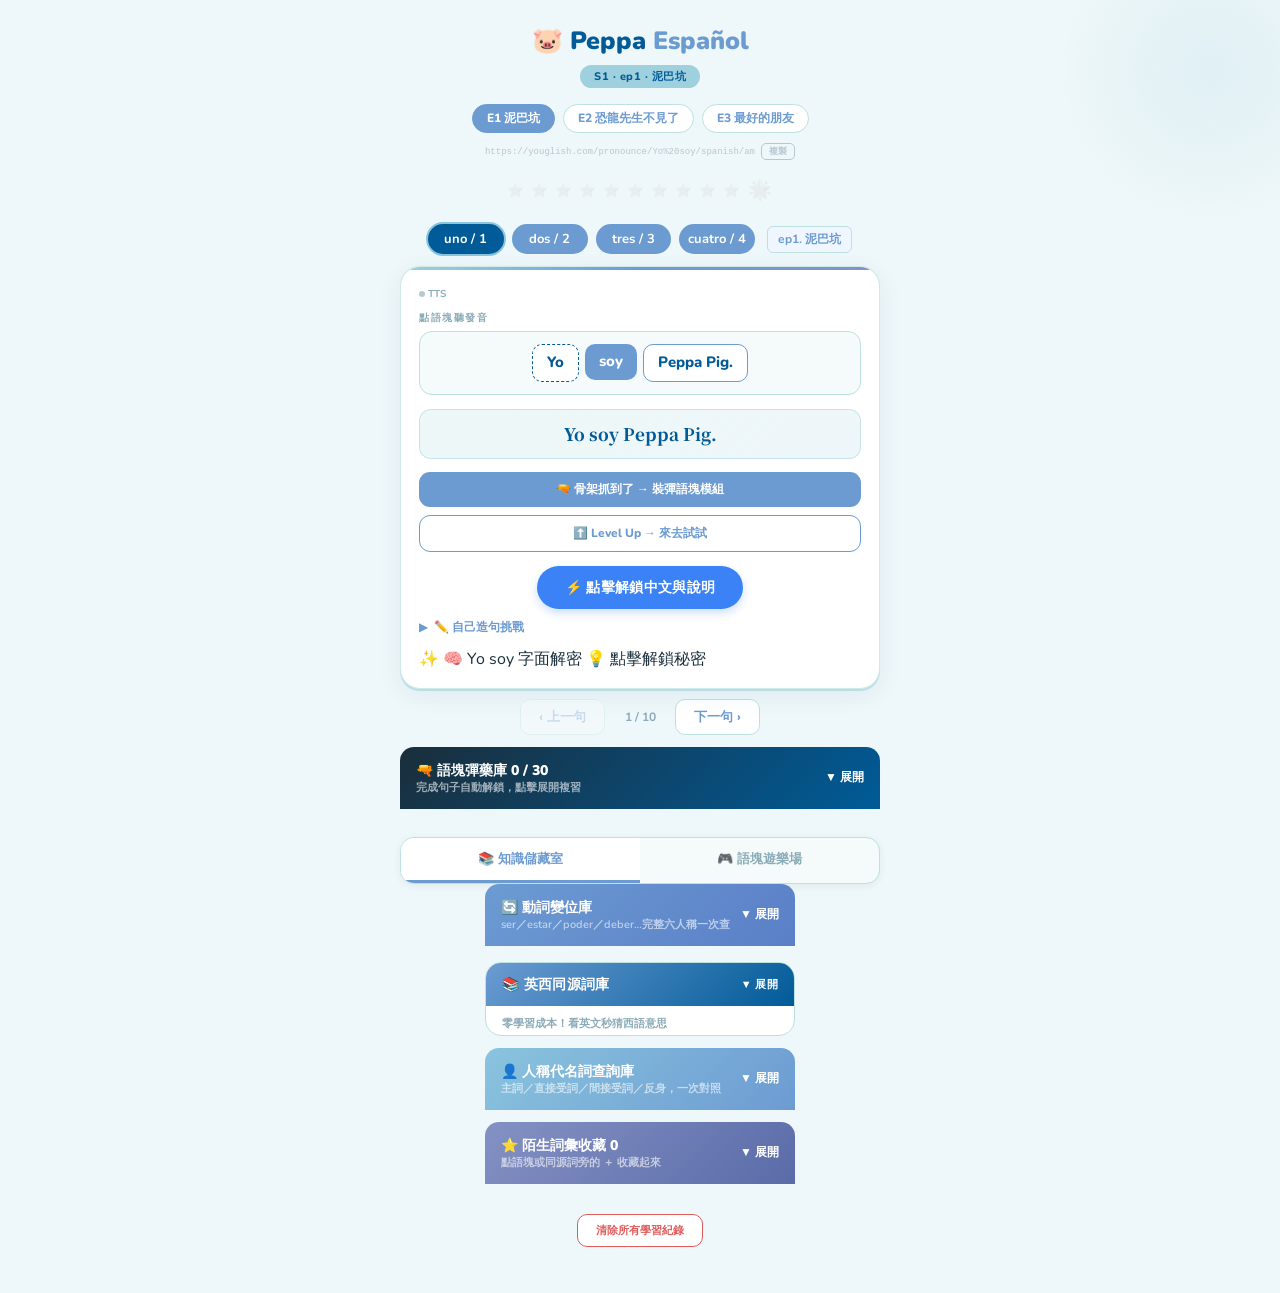
<file: index.html>
<!DOCTYPE html>
<html lang="es">
<head>
<meta charset="UTF-8">
<meta name="viewport" content="width=device-width, initial-scale=1.0, viewport-fit=cover">
<title>佩佩豬學西語 · 語塊彈藥庫</title>
<link rel="stylesheet" href="style.css?v=20260702e">
</head>
<body>

  <div class="toast" id="toast"></div>

  <!-- HEADER -->
  <div class="header">
    <div class="header-title">🐷 Peppa <span>Español</span></div>
    <div class="ep-badge" id="epBadge">S1 · E1 · Charcos de Barro</div>
  </div>

  <!-- EPISODE NAV -->
  <div class="season-nav" id="seasonNav"></div>

  <!-- YouGlish 極簡網址列 -->
  <div class="yg-mini-row" id="yg-mini-row">
    <span class="yg-mini-text" id="yg-mini-text"></span>
    <span class="yg-mini-copy" onclick="copyYGUrl()">複製</span>
  </div>

  <!-- STAR PROGRESS -->
  <div class="star-progress">
    <div class="star-row" id="starRow"></div>
    <div class="star-label" id="starLabel"></div>
  </div>

  <!-- SEQUENCE BAR -->
  <div class="ammo-header-container" id="seqBarWrap">
    <div class="sequence-bar-segments" id="seqBar">
      <button class="sequence-segment-btn is-active" data-group="0">uno / 1</button>
      <button class="sequence-segment-btn" data-group="1">dos / 2</button>
      <button class="sequence-segment-btn" data-group="2">tres / 3</button>
      <button class="sequence-segment-btn" data-group="3">cuatro / 4</button>
    </div>
    <div class="episode-badge-tag" id="seqEpBadge">ep1. 泥巴坑</div>
  </div>

  <!-- MAIN CARD -->
  <div class="card-container">
    <div class="card" id="mainCard">
      <div class="card-top">
        <span class="tts-badge" onclick="testTTS()">
          <span class="tts-dot" id="ttsDot"></span> TTS
        </span>
      </div>

      <!-- 語塊區 -->
      <span class="sec-label">點語塊聽發音</span>
      <div class="chunks-area" id="chunksArea"></div>

      <!-- 整句 -->
      <div class="full-sent" id="fullSent"></div>

      <!-- 骨架看完 → 跳語塊彈藥 -->
      <button class="btn-jump-ammo" id="jumpAmmoBtn" onclick="jumpToAmmo(currentGlobalIdx())" style="width:100%;margin-bottom:8px;padding:9px;border-radius:11px;border:none;background:var(--misora);color:white;font-size:12px;font-weight:800;font-family:'Nunito',sans-serif;cursor:pointer;display:flex;align-items:center;justify-content:center;gap:6px">
        🔫 骨架抓到了 → 裝彈語塊模組
      </button>
      <button class="btn-jump-ammo" onclick="jumpToStages()" style="width:100%;margin-bottom:12px;padding:9px;border-radius:11px;border:1.5px solid var(--misora);background:white;color:var(--misora);font-size:12px;font-weight:800;font-family:'Nunito',sans-serif;cursor:pointer;display:flex;align-items:center;justify-content:center;gap:6px">
        ⬆️ Level Up → 來去試試
      </button>

      <!-- 解鎖遮罩（取代翻譯輸入） -->
      <div class="unlock-zone" id="unlockZone">
        <button class="mask-toggle-btn" onclick="revealAnswer()">⚡ 點擊解鎖中文與說明</button>
      </div>
      <!-- userInput 保留在 DOM 供 JS 相容，不顯示 -->
      <textarea class="trans-input" id="userInput" style="display:none"></textarea>

      <!-- 造句區 -->
      <div class="make-section">
        <div class="make-toggle" onclick="toggleMake()">
          <span class="make-icon" id="makeIcon">▶</span>
          <span class="make-toggle-label">✏️ 自己造句挑戰</span>
        </div>
        <div class="make-body" id="makeBody">
          <div class="make-hint-text">參考句型，換掉名字或主詞，打出屬於你的句子：</div>
          <div class="make-pattern-box" id="makePatternBox"></div>
          <div class="expand-map" id="expandMap" style="display:none"></div>
          <textarea class="make-free-input" id="makeFreeInput" placeholder="打打看…"></textarea>
          <div class="make-result" id="makeResult" style="display:none"></div>
          <button class="btn-check-make" onclick="checkMakeFree()">核對句型</button>
          <button class="btn-reset-make" onclick="resetMakeFree()">清空重打</button>
        </div>
      </div>

      <!-- 英西同源槓桿（逐句） -->
      <div id="cogBox"></div>

      <!-- 解鎖後展開：中文翻譯 + 說明 -->
      <div class="answer-box" id="answerBox">
        <div class="answer-tabs">
          <button class="a-tab" onclick="switchLang('zh')">中文</button>
          <button class="a-tab" onclick="switchLang('en')">EN</button>
        </div>
        <div class="answer-content">
          <div class="a-lang" id="aZh">
            <div class="a-text" id="aTextZh"></div>
            <div class="a-note" id="aNoteZh"></div>
          </div>
          <div class="a-lang" id="aEn">
            <div class="a-text" id="aTextEn"></div>
            <div class="a-note" id="aNoteEn"></div>
          </div>
        </div>
      </div>

      <!-- 文法情境提示（解鎖後出現） -->
      <div id="grammarTip" style="display:none;margin:10px 0 2px"></div>

      <div class="btn-row">
        <button class="btn btn-next" id="nextBtn" onclick="nextCard()">下一句 →</button>
      </div>
    </div>

    <div class="nav-row">
      <button class="nav-btn" id="prevBtn" onclick="prevCard()">‹ 上一句</button>
      <span class="nav-count" id="navCount">1 / 10</span>
      <button class="nav-btn" id="nextBtnB" onclick="nextCard()">下一句 ›</button>
    </div>
  </div>

  <!-- COMPLETE SCREEN -->
  <div class="complete-screen" id="completeScreen">
    <div class="complete-stars" id="completeStars"></div>
    <div class="complete-title" id="completeTitle"></div>
    <div class="complete-sub" id="completeSub"></div>
    <div class="complete-cheer" id="completeCheer"></div>

    <div class="stats">
      <div class="stat-box"><div class="stat-num" id="finalScore">0</div><div class="stat-lbl">翻譯答對</div></div>
      <div class="stat-box"><div class="stat-num" id="finalMake">0</div><div class="stat-lbl">造句成功</div></div>
      <div class="stat-box"><div class="stat-num" id="finalWords">0</div><div class="stat-lbl">彈藥解鎖</div></div>
    </div>

    <div class="ep-cognate-box">
      <div class="ec-title">🧠 本集英西同源詞</div>
      <div class="ec-sub">零成本的單字，看了就會！</div>
      <div class="ec-list" id="ecList"></div>
    </div>

    <button class="btn-restart" onclick="restartEp()">🔁 重來一次</button>
    <button class="btn-next-ep" id="nextEpBtn" onclick="goNextEp()">下一集 →</button>
  </div>

  <!-- ── 語塊彈藥庫 ── -->
  <div class="ammo-wrap card-container">
    <div class="ammo-book-top" onclick="toggleAmmo()" style="cursor:pointer;display:flex;justify-content:space-between;align-items:center">
      <div>
        <div class="pb-book-title">🔫 語塊彈藥庫 <span id="ammoCount">0</span> / 30</div>
        <div class="pb-book-sub">完成句子自動解鎖，點擊展開複習</div>
      </div>
      <span id="ammoToggle" style="color:white;font-size:12px;font-weight:800">▼ 展開</span>
    </div>
    <div id="ammoBody" class="ammo-body">
      <div id="ammoEntries"></div>
    </div>
  </div>

  <!-- ── 底部雙Tab ── -->
  <div class="bottom-tab-bar">
    <button class="tab-btn active" onclick="switchBottomTab('knowledge')">📚 知識儲藏室</button>
    <button class="tab-btn" onclick="switchBottomTab('playground')">🎮 語塊遊樂場</button>
  </div>

  <!-- Tab 1：知識儲藏室 -->
  <div class="tab-panel active" id="tabKnowledge">

    <!-- 🔄 動詞變位庫 -->
    <div class="conj-lib-wrap card-container">
      <div class="ammo-book-top" onclick="toggleConjLib()" style="cursor:pointer;display:flex;justify-content:space-between;align-items:center;background:linear-gradient(135deg,#6C9BD2,#5A7FC7)">
        <div>
          <div class="pb-book-title">🔄 動詞變位庫</div>
          <div class="pb-book-sub">ser／estar／poder／deber…完整六人稱一次查</div>
        </div>
        <span id="conjLibToggle" style="color:white;font-size:12px;font-weight:800">▼ 展開</span>
      </div>
      <div id="conjLibBody" class="ammo-body"></div>
    </div>

    <!-- 英西同源詞庫 -->
    <div class="cognate-section card-container">
      <div class="cog-header" onclick="toggleCogLibrary()" style="cursor:pointer;display:flex;justify-content:space-between;align-items:center">
        <span>📚 英西同源詞庫</span>
        <span id="cogLibToggle" style="font-size:11px;font-weight:700">▼ 展開</span>
      </div>
      <div class="cog-sub">零學習成本！看英文秒猜西語意思</div>
      <div id="cogLibraryBody" class="cog-library-body"></div>
    </div>

    <!-- 👤 人稱代名詞查詢庫 -->
    <div class="pron-lib-wrap card-container">
      <div class="ammo-book-top" onclick="togglePronounLib()" style="cursor:pointer;display:flex;justify-content:space-between;align-items:center;background:linear-gradient(135deg,#8AC4DE,#6C9BD2)">
        <div>
          <div class="pb-book-title">👤 人稱代名詞查詢庫</div>
          <div class="pb-book-sub">主詞／直接受詞／間接受詞／反身，一次對照</div>
        </div>
        <span id="pronounLibToggle" style="color:white;font-size:12px;font-weight:800">▼ 展開</span>
      </div>
      <div id="pronounLibBody" class="ammo-body"></div>
    </div>

    <!-- ⭐ 陌生詞彙收藏 -->
    <div class="vocab-wrap card-container">
      <div class="ammo-book-top" onclick="toggleVocabBox()" style="cursor:pointer;display:flex;justify-content:space-between;align-items:center;background:linear-gradient(135deg,var(--benikake),#5A6BA8)">
        <div>
          <div class="pb-book-title">⭐ 陌生詞彙收藏 <span id="vocabCount">0</span></div>
          <div class="pb-book-sub">點語塊或同源詞旁的 ＋ 收藏起來</div>
        </div>
        <span id="vocabToggle" style="color:white;font-size:12px;font-weight:800">▼ 展開</span>
      </div>
      <div id="vocabBody" class="ammo-body">
        <div id="vocabEntries"></div>
      </div>
    </div>

  </div><!-- /tabKnowledge -->

  <!-- Tab 2：語塊遊樂場 -->
  <div class="tab-panel" id="tabPlayground">

    <!-- ⚔️ 練習關卡 -->
    <div class="stages-wrap card-container">
      <div class="stages-top" onclick="toggleStages()" style="cursor:pointer;display:flex;justify-content:space-between;align-items:center">
        <div>
          <div class="pb-book-title">⚔️ 實戰練習關卡</div>
          <div class="pb-book-sub">三個難度，從洗牌到造句</div>
        </div>
        <span id="stagesToggle" style="color:white;font-size:12px;font-weight:800">▼ 展開</span>
      </div>
      <div id="stagesBody" class="ammo-body">
        <!-- Stage 1 -->
        <div class="stage-section">
          <div class="stage-header">🃏 第一關：洗牌復原</div>
          <div class="stage-sub">點語塊，拼出原句順序</div>
          <div class="stage-controls">
            <button class="stage-btn" onclick="startStage1()">開始 / 換一句</button>
          </div>
          <div id="stage1Target" class="stage-target"></div>
          <div id="stage1Chunks" class="stage-chunks"></div>
          <div id="stage1Result" class="stage-result" style="display:none"></div>
        </div>
        <!-- Stage 2 -->
        <div class="stage-section">
          <div class="stage-header">🔄 第二關：你我互換</div>
          <div class="stage-sub">點語塊聽發音，左欄 yo → 右欄 tú</div>
          <div id="stage2Cards" class="stage2-cards"></div>
        </div>
        <!-- Stage 3 -->
        <div class="stage-section">
          <div class="stage-header">🏗️ 第三關：造句核心</div>
          <div class="stage-sub">選核心 + 選補語，點輸出聽整句</div>
          <div id="stage3Area" class="stage3-area"></div>
        </div>
      </div>
    </div>

  </div><!-- /tabPlayground -->

  <div style="text-align:center;margin:18px 0 6px;">
    <button class="nav-btn" onclick="clearLS()" style="font-size:11px;color:var(--err);border-color:var(--err)">清除所有學習紀錄</button>
  </div>

  <!-- ── 文法/語塊說明 Bottom Sheet ── -->
  <div id="grammarSheet" onclick="closeGrammarSheet()">
    <div class="grammar-sheet-box" onclick="event.stopPropagation()">
      <button class="grammar-modal-close" onclick="closeGrammarSheet()">✕</button>
      <div id="grammarSheetContent"></div>
    </div>
  </div>

  <script src="episodes.js?v=20260702e"></script>
  <script src="ammo.js?v=20260702e"></script>
  <script src="cognates.js?v=20260702e"></script>
  <script src="grammar.js?v=20260702e"></script>
  <script src="stages.js?v=20260702e"></script>
  <script src="script.js?v=20260702e"></script>
</body>
</html>
</file>
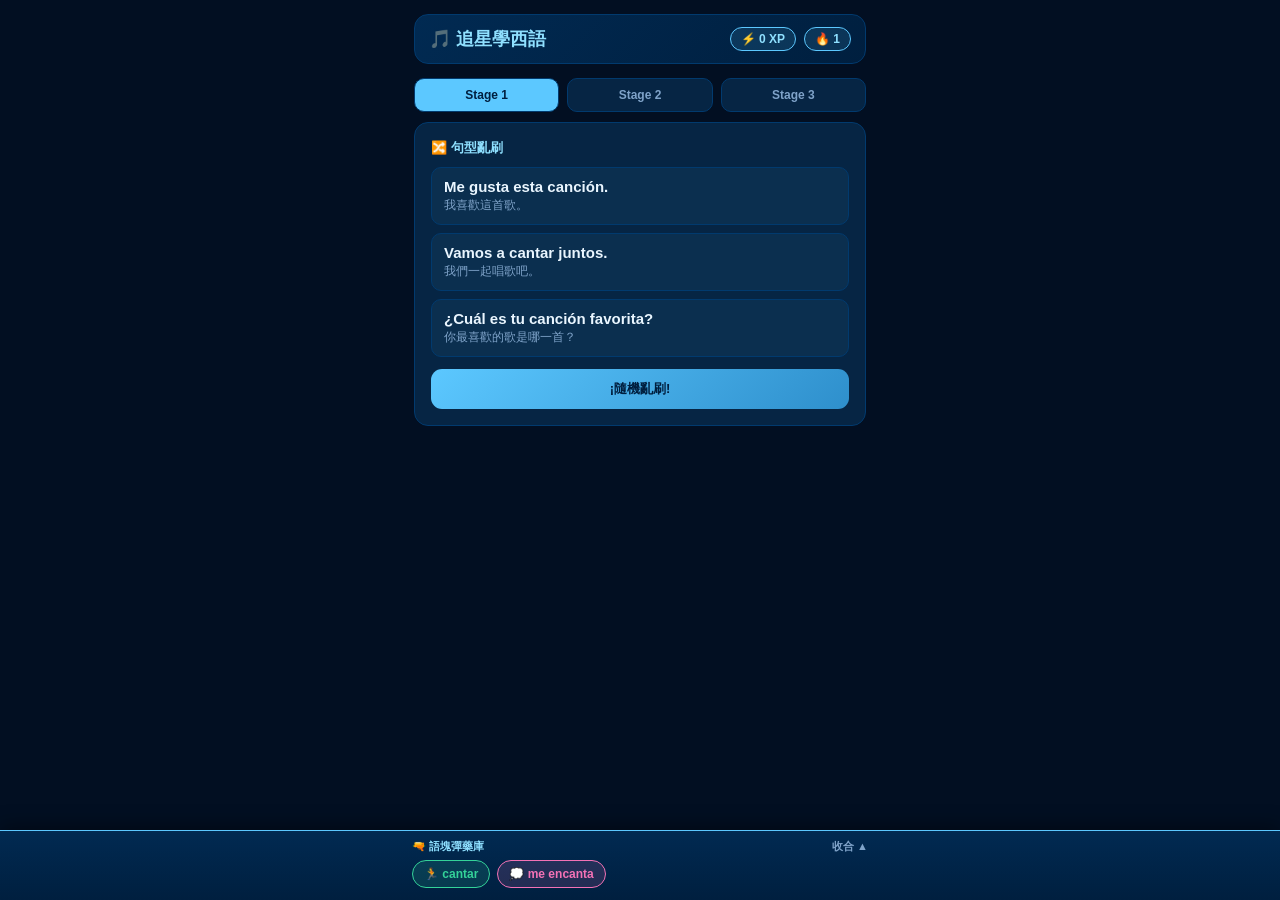
<file: spanish-songs/index.html>
<!DOCTYPE html>
<html lang="es">
<head>
<meta charset="UTF-8">
<meta name="viewport" content="width=device-width, initial-scale=1.0, maximum-scale=1.0, user-scalable=no">
<title>追星學西語</title>
<style>
  :root{
    --deep:#001f3f;
    --deep2:#012a52;
    --deep3:#013a6e;
    --ice:#5CC8FF;
    --ice2:#8FE0FF;
    --bg:#020f22;
    --card:#062544;
    --text:#EAF6FF;
    --text-dim:#7FA3C9;
    --ok:#3DB87A;
    --err:#E05C5C;
    --type-action:#34D399;
    --type-who:#5CC8FF;
    --type-feeling:#F472B6;
    --type-where:#FBBF24;
    --type-connect:#2DD4BF;
    --type-phrase:#A5B4D9;
  }
  *{box-sizing:border-box;-webkit-tap-highlight-color:transparent}
  html,body{max-width:100vw;overflow-x:hidden}
  body{
    margin:0;touch-action:manipulation;
    font-family:-apple-system,BlinkMacSystemFont,'PingFang TC','Microsoft JhengHei',sans-serif;
    background:var(--bg);color:var(--text);
    padding-bottom:120px;
    min-height:100vh;
  }
  .wrap{max-width:480px;margin:0 auto;padding:14px 14px 0}

  /* HEADER */
  .header{
    display:flex;align-items:center;justify-content:space-between;
    background:linear-gradient(135deg,var(--deep2),var(--deep));
    border:1px solid var(--deep3);border-radius:14px;
    padding:12px 14px;margin-bottom:14px;
  }
  .header-title{font-size:18px;font-weight:800;color:var(--ice2);display:flex;align-items:center;gap:8px}
  .header-stats{display:flex;gap:8px;font-size:12px;font-weight:700}
  .stat-pill{background:rgba(92,200,255,.12);border:1px solid var(--ice);color:var(--ice2);border-radius:20px;padding:4px 10px}

  /* STAGE TABS */
  .stage-tabs{display:flex;gap:8px;margin-bottom:10px}
  .stage-tab{
    flex:1;text-align:center;padding:9px 4px;border-radius:10px;
    background:var(--card);border:1px solid var(--deep3);color:var(--text-dim);
    font-size:12px;font-weight:800;cursor:pointer;transition:opacity .15s ease;
  }
  .stage-tab.active{background:var(--ice);color:#001f3f}

  .stage-card{
    background:var(--card);border:1px solid var(--deep3);border-radius:14px;
    padding:16px;margin-bottom:14px;min-height:160px;
  }
  .stage-card-title{font-size:13px;font-weight:800;color:var(--ice2);margin-bottom:10px}

  .fade{transition:opacity .15s ease}
  .fade-out{opacity:0}

  /* Stage 1 shuffle */
  .shuffle-list{display:flex;flex-direction:column;gap:8px}
  .shuffle-item{
    background:rgba(92,200,255,.06);border:1px solid var(--deep3);border-radius:10px;
    padding:10px 12px;cursor:pointer;
  }
  .shuffle-item .es{font-size:15px;font-weight:700;color:var(--text)}
  .shuffle-item .zh{font-size:12px;color:var(--text-dim);margin-top:2px}
  .btn-shuffle{
    width:100%;margin-top:12px;padding:11px;border-radius:11px;border:none;
    background:linear-gradient(135deg,var(--ice),#2E8FCC);color:#001f3f;
    font-size:13px;font-weight:900;cursor:pointer;
  }
  .btn-shuffle:active{transform:scale(.97)}

  /* Stage 2 tu/yo pair */
  .pair-block{margin-bottom:14px}
  .bubble-row{display:flex;margin-bottom:6px}
  .bubble-row.tu{justify-content:flex-start}
  .bubble-row.yo{justify-content:flex-end}
  .bubble{
    max-width:78%;padding:9px 13px;border-radius:14px;font-size:14px;font-weight:600;cursor:pointer;
  }
  .bubble .zh{display:block;font-size:11px;font-weight:500;opacity:.8;margin-top:2px}
  .bubble-row.tu .bubble{background:#3A4F6B;color:#D7E4F2;border-bottom-left-radius:4px}
  .bubble-row.yo .bubble{background:var(--ice);color:#001f3f;border-bottom-right-radius:4px}
  .bubble-tag{font-size:10px;font-weight:800;color:var(--text-dim);margin-bottom:3px}

  /* Stage 3 capsule combo */
  .combo-display{
    text-align:center;font-size:18px;font-weight:800;color:var(--ice2);
    background:rgba(92,200,255,.08);border:1px dashed var(--ice);border-radius:12px;
    padding:14px 10px;margin-bottom:14px;min-height:56px;display:flex;align-items:center;justify-content:center;
  }
  .capsule-row{margin-bottom:10px}
  .capsule-label{font-size:11px;font-weight:800;color:var(--text-dim);margin-bottom:6px}
  .capsule-scroll{display:flex;gap:8px;overflow-x:auto;padding-bottom:4px}
  .capsule{
    flex:0 0 auto;padding:8px 14px;border-radius:20px;background:var(--deep2);
    border:1.5px solid var(--deep3);color:var(--text-dim);font-size:13px;font-weight:700;
    cursor:pointer;white-space:nowrap;transition:opacity .15s ease;
  }
  .capsule.selected{background:var(--ice);color:#001f3f;border-color:var(--ice2)}

  /* AMMO DOCK */
  .ammo-dock{
    position:fixed;left:0;right:0;bottom:0;max-width:100vw;
    background:linear-gradient(180deg,var(--deep2),var(--deep));
    border-top:1px solid var(--ice);
    box-shadow:0 -4px 18px rgba(0,0,0,.4);
    z-index:50;
  }
  .ammo-dock-inner{max-width:480px;margin:0 auto;padding:8px 12px 10px}
  .ammo-dock-head{display:flex;justify-content:space-between;align-items:center;margin-bottom:6px}
  .ammo-dock-title{font-size:11px;font-weight:800;color:var(--ice2)}
  .ammo-dock-toggle{font-size:11px;color:var(--text-dim);font-weight:700;cursor:pointer}

  .chunk-scroll{display:flex;gap:7px;overflow-x:auto;padding-bottom:2px}
  .chunk-pill{
    flex:0 0 auto;padding:6px 11px;border-radius:18px;font-size:12px;font-weight:800;
    cursor:pointer;border:1.5px solid transparent;display:flex;align-items:center;gap:4px;
    transition:opacity .15s ease;
  }
  .chunk-pill.action{background:rgba(52,211,153,.14);color:var(--type-action);border-color:var(--type-action)}
  .chunk-pill.who{background:rgba(92,200,255,.14);color:var(--type-who);border-color:var(--type-who)}
  .chunk-pill.feeling{background:rgba(244,114,182,.14);color:var(--type-feeling);border-color:var(--type-feeling)}
  .chunk-pill.where-when{background:rgba(251,191,36,.14);color:var(--type-where);border-color:var(--type-where)}
  .chunk-pill.connect{background:rgba(45,212,191,.14);color:var(--type-connect);border-color:var(--type-connect)}
  .chunk-pill.phrase{background:rgba(165,180,217,.14);color:var(--type-phrase);border-color:var(--type-phrase)}
  .chunk-pill.selected{outline:2px solid var(--ice2)}

  .ammo-expand{
    max-height:0;overflow:hidden;transition:max-height .15s ease;
  }
  .ammo-expand.open{max-height:260px;overflow-y:auto}
  .ammo-expand-inner{padding-top:8px}

  .pattern-list,.shot-list{display:flex;flex-direction:column;gap:6px}
  .pattern-item,.shot-item{
    background:rgba(92,200,255,.06);border:1px solid var(--deep3);border-radius:9px;
    padding:8px 11px;cursor:pointer;font-size:13px;font-weight:700;color:var(--text);
  }
  .pattern-item .zh,.shot-item .zh{font-size:11px;font-weight:500;color:var(--text-dim);margin-top:2px}
  .pattern-item.selected{border-color:var(--ice);background:rgba(92,200,255,.14)}
  .crumb{font-size:11px;color:var(--text-dim);font-weight:700;margin-bottom:6px;cursor:pointer}

  ::-webkit-scrollbar{height:0;width:0}
</style>
</head>
<body>

<div class="wrap">
  <div class="header">
    <div class="header-title" id="headerTitle"></div>
    <div class="header-stats">
      <span class="stat-pill" id="xpPill">⚡ 0 XP</span>
      <span class="stat-pill" id="streakPill">🔥 0</span>
    </div>
  </div>

  <div class="stage-tabs" id="stageTabs"></div>

  <div class="stage-card" id="stageCard"></div>
</div>

<div class="ammo-dock" id="ammoDock">
  <div class="ammo-dock-inner">
    <div class="ammo-dock-head">
      <span class="ammo-dock-title" id="ammoDockTitle">🔫 語塊彈藥庫</span>
      <span class="ammo-dock-toggle" id="ammoToggle" onclick="closeAmmoExpand()">收合 ▲</span>
    </div>
    <div class="chunk-scroll" id="chunkScroll"></div>
    <div class="ammo-expand" id="ammoExpand">
      <div class="ammo-expand-inner" id="ammoExpandInner"></div>
    </div>
  </div>
</div>

<script>
/* ======================================================================
   SUB_PROJECT_DATA — 三個子專案（spanish-songs / bedtime-spanish /
   spanish-forge）唯一需要替換的資料物件。骨架程式碼（CSS/HTML/JS 邏輯）
   三個專案完全相同，只有這個物件的內容不同。
   ====================================================================== */
const SUB_PROJECT_DATA = {
  // 三選一固定值：spanish-songs / bedtime-spanish / spanish-forge
  // 同時也用來組 localStorage 的 STORAGE_KEY，避免三個子專案互相覆蓋進度
  project_name: "spanish-songs",

  // 顯示在頁首的中文標題
  project_title_zh: "追星學西語",

  // 頁首與彈藥庫共用的主題 emoji
  project_emoji: "🎵",

  // Stage 1~3 句型操練資料，完全比照主專案 ROUND12_FINAL 定案結構：
  //   stage 1 = mode:"shuffle"      → 整批洗牌 + 淡入淡出
  //   stage 2 = mode:"tu_yo_pair"   → Tú/Yo 對話泡泡
  //   stage 3 = mode:"capsule_combo"→ cores/verbs 左右膠囊拼接
  // 以下先留空白範例（每個 stage 只放 2-3 筆），之後依各專案主題替換內容
  pattern_stages: [
    {
      stage: 1,
      mode: "shuffle",
      title: "🔀 句型亂刷",
      items: [
        { es: "Me gusta esta canción.", zh: "我喜歡這首歌。" },
        { es: "Vamos a cantar juntos.", zh: "我們一起唱歌吧。" },
        { es: "¿Cuál es tu canción favorita?", zh: "你最喜歡的歌是哪一首？" }
      ]
    },
    {
      stage: 2,
      mode: "tu_yo_pair",
      title: "💬 Tú / Yo 對話",
      pairs: [
        {
          tu: { es: "¿Te gusta esta canción?", zh: "你喜歡這首歌嗎？" },
          yo: { es: "Sí, me encanta.", zh: "對啊，我超愛的。" }
        },
        {
          tu: { es: "¿Sabes bailar esta canción?", zh: "你會跳這首歌的舞嗎？" },
          yo: { es: "Un poco, estoy aprendiendo.", zh: "會一點，我在學。" }
        }
      ]
    },
    {
      stage: 3,
      mode: "capsule_combo",
      title: "🧩 膠囊拼句",
      cores: [
        { es: "Yo", zh: "我" },
        { es: "Tú", zh: "你" },
        { es: "Ella", zh: "她" }
      ],
      verbs: [
        { es: "canto esta canción.", zh: "唱這首歌。" },
        { es: "bailo con la música.", zh: "隨音樂跳舞。" },
        { es: "escucho este álbum.", zh: "聽這張專輯。" }
      ]
    }
  ],

  // 語塊彈藥庫三階資料：chunk → patterns → shots
  // emoji_type 六分類（沿用 ROUND8）：
  //   action🏃 / who👤 / feeling💭 / where-when📍 / connect🔗 / phrase📌
  ammo_chain: [
    {
      chunk: { es: "cantar", zh: "唱歌", emoji_type: "action" },
      patterns: [
        {
          pattern: "Vamos a [動詞] juntos.",
          pattern_zh: "我們一起來 [做某事]。",
          shots: [
            { es: "Vamos a cantar juntos.", zh: "我們一起唱歌吧。" },
            { es: "Vamos a bailar juntos.", zh: "我們一起跳舞吧。" }
          ]
        }
      ]
    },
    {
      chunk: { es: "me encanta", zh: "我超愛", emoji_type: "feeling" },
      patterns: [
        {
          pattern: "Me encanta [名詞].",
          pattern_zh: "我超愛 [某事物]。",
          shots: [
            { es: "Me encanta esta canción.", zh: "我超愛這首歌。" },
            { es: "Me encanta este cantante.", zh: "我超愛這個歌手。" }
          ]
        }
      ]
    }
  ]
};
/* ====================================================================== */

// ── STORAGE ──
const STORAGE_KEY = `peppa_es_${SUB_PROJECT_DATA.project_name}_progress_v1`;

function loadProgress(){
  try{
    const saved = localStorage.getItem(STORAGE_KEY);
    return saved ? JSON.parse(saved) : { xp: 0, streak: 0, lastVisit: null, completedShots: [] };
  }catch(e){
    return { xp: 0, streak: 0, lastVisit: null, completedShots: [] };
  }
}
function saveProgress(){
  try{ localStorage.setItem(STORAGE_KEY, JSON.stringify(progress)); }
  catch(e){ console.warn('Storage save failed', e); }
}
function todayStr(){
  const d = new Date();
  return `${d.getFullYear()}-${d.getMonth()+1}-${d.getDate()}`;
}
function updateStreak(){
  const today = todayStr();
  if(progress.lastVisit === today) return;
  if(progress.lastVisit){
    const last = new Date(progress.lastVisit);
    const diffDays = Math.round((new Date(today) - last) / 86400000);
    progress.streak = diffDays === 1 ? progress.streak + 1 : 1;
  } else {
    progress.streak = 1;
  }
  progress.lastVisit = today;
  saveProgress();
}
function addXP(amount){
  progress.xp += amount;
  saveProgress();
  renderHeaderStats();
}

let progress = loadProgress();
updateStreak();
saveProgress();

// ── TTS（沿用主專案既有 speechSynthesis 規則，不新增任何語音辨識/錄音） ──
let ttsVoice = null;
function initTTS(){
  if(!window.speechSynthesis) return;
  function pickVoice(){
    const voices = speechSynthesis.getVoices();
    ttsVoice = voices.find(v=>v.lang==='es-ES') || voices.find(v=>v.lang==='es-MX') || voices.find(v=>v.lang.startsWith('es')) || null;
  }
  if(speechSynthesis.getVoices().length > 0) pickVoice();
  speechSynthesis.addEventListener('voiceschanged', pickVoice);
}
function speak(text){
  if(!window.speechSynthesis) return;
  const clean = text.replace(/[¡!¿?]/g,'').trim();
  if(!clean) return;
  try{ speechSynthesis.cancel(); }catch(e){}
  const utt = new SpeechSynthesisUtterance(clean);
  utt.lang = 'es-ES';
  utt.rate = 0.88;
  utt.pitch = 1.02;
  if(ttsVoice) utt.voice = ttsVoice;
  setTimeout(()=>{ try{ speechSynthesis.speak(utt); }catch(e){} }, 0);
}
initTTS();

// ── HEADER ──
function renderHeaderStats(){
  document.getElementById('xpPill').textContent = `⚡ ${progress.xp} XP`;
  document.getElementById('streakPill').textContent = `🔥 ${progress.streak}`;
}
document.getElementById('headerTitle').textContent = `${SUB_PROJECT_DATA.project_emoji} ${SUB_PROJECT_DATA.project_title_zh}`;
document.getElementById('ammoDockTitle').textContent = `🔫 語塊彈藥庫`;
renderHeaderStats();

// ── STAGE STATE ──
let state = {
  stage: 1,
  shuffleItems: [...SUB_PROJECT_DATA.pattern_stages.find(s=>s.mode==='shuffle').items],
  coreIdx: 0,
  verbIdx: 0
};

function shuffleArray(arr){
  const a = [...arr];
  for(let i = a.length - 1; i > 0; i--){
    const j = Math.floor(Math.random() * (i + 1));
    [a[i], a[j]] = [a[j], a[i]];
  }
  return a;
}

function renderStageTabs(){
  const tabsEl = document.getElementById('stageTabs');
  tabsEl.innerHTML = SUB_PROJECT_DATA.pattern_stages.map(s =>
    `<div class="stage-tab ${state.stage===s.stage?'active':''}" onclick="switchStage(${s.stage})">Stage ${s.stage}</div>`
  ).join('');
}

function switchStage(n){
  state.stage = n;
  renderStageTabs();
  renderStageCard();
}

function renderStageCard(){
  const card = document.getElementById('stageCard');
  const data = SUB_PROJECT_DATA.pattern_stages.find(s => s.stage === state.stage);
  card.classList.add('fade-out');
  setTimeout(() => {
    card.innerHTML = buildStageHTML(data);
    card.classList.remove('fade-out');
  }, 150);
}

function buildStageHTML(data){
  if(data.mode === 'shuffle'){
    const rows = state.shuffleItems.map(it =>
      `<div class="shuffle-item" onclick="speak('${escAttr(it.es)}')">
        <div class="es">${it.es}</div>
        <div class="zh">${it.zh}</div>
      </div>`
    ).join('');
    return `<div class="stage-card-title">${data.title}</div>
      <div class="shuffle-list" id="shuffleList">${rows}</div>
      <button class="btn-shuffle" onclick="doShuffle()">¡隨機亂刷!</button>`;
  }
  if(data.mode === 'tu_yo_pair'){
    const rows = data.pairs.map(p => `
      <div class="pair-block">
        <div class="bubble-row tu">
          <div class="bubble" onclick="speak('${escAttr(p.tu.es)}')">
            <span class="bubble-tag">Tú</span>${p.tu.es}<span class="zh">${p.tu.zh}</span>
          </div>
        </div>
        <div class="bubble-row yo">
          <div class="bubble" onclick="speak('${escAttr(p.yo.es)}')">
            <span class="bubble-tag">Yo</span>${p.yo.es}<span class="zh">${p.yo.zh}</span>
          </div>
        </div>
      </div>`
    ).join('');
    return `<div class="stage-card-title">${data.title}</div>${rows}`;
  }
  if(data.mode === 'capsule_combo'){
    return `<div class="stage-card-title">${data.title}</div>
      <div class="combo-display" id="comboDisplay" onclick="speak('${escAttr(comboText(data))}')">${comboText(data)}</div>
      <div class="capsule-row">
        <div class="capsule-label">主詞</div>
        <div class="capsule-scroll" id="coreScroll">${data.cores.map((c,i)=>
          `<div class="capsule ${i===state.coreIdx?'selected':''}" onclick="selectCore(${i})">${c.es}</div>`).join('')}</div>
      </div>
      <div class="capsule-row">
        <div class="capsule-label">動作</div>
        <div class="capsule-scroll" id="verbScroll">${data.verbs.map((v,i)=>
          `<div class="capsule ${i===state.verbIdx?'selected':''}" onclick="selectVerb(${i})">${v.es}</div>`).join('')}</div>
      </div>`;
  }
  return '';
}

function comboText(data){
  return `${data.cores[state.coreIdx].es} ${data.verbs[state.verbIdx].es}`;
}

function selectCore(i){
  state.coreIdx = i;
  renderStageCard();
}
function selectVerb(i){
  state.verbIdx = i;
  renderStageCard();
}

function doShuffle(){
  const list = document.getElementById('shuffleList');
  list.classList.add('fade-out');
  setTimeout(() => {
    state.shuffleItems = shuffleArray(state.shuffleItems);
    const data = SUB_PROJECT_DATA.pattern_stages.find(s=>s.mode==='shuffle');
    list.innerHTML = state.shuffleItems.map(it =>
      `<div class="shuffle-item" onclick="speak('${escAttr(it.es)}')">
        <div class="es">${it.es}</div>
        <div class="zh">${it.zh}</div>
      </div>`
    ).join('');
    list.classList.remove('fade-out');
  }, 150);
}

// ── AMMO DOCK (3階：chunk → pattern → shots) ──
let ammoState = { chunkIdx: null, patternIdx: null, expanded: false };

function renderChunkScroll(){
  const el = document.getElementById('chunkScroll');
  el.innerHTML = SUB_PROJECT_DATA.ammo_chain.map((c, i) => {
    const icon = { action:'🏃', who:'👤', feeling:'💭', 'where-when':'📍', connect:'🔗', phrase:'📌' }[c.chunk.emoji_type] || '📌';
    return `<div class="chunk-pill ${c.chunk.emoji_type} ${ammoState.chunkIdx===i?'selected':''}" onclick="selectChunk(${i})">${icon} ${c.chunk.es}</div>`;
  }).join('');
}

function selectChunk(i){
  ammoState.chunkIdx = i;
  ammoState.patternIdx = null;
  ammoState.expanded = true;
  renderChunkScroll();
  renderAmmoExpand();
}

function selectPattern(i){
  ammoState.patternIdx = i;
  renderAmmoExpand();
}

function backToPatterns(){
  ammoState.patternIdx = null;
  renderAmmoExpand();
}

function closeAmmoExpand(){
  ammoState.expanded = !ammoState.expanded;
  const expandEl = document.getElementById('ammoExpand');
  const toggleEl = document.getElementById('ammoToggle');
  if(ammoState.expanded){
    expandEl.classList.add('open');
    toggleEl.textContent = '收合 ▲';
  } else {
    expandEl.classList.remove('open');
    toggleEl.textContent = '展開 ▼';
  }
}

function renderAmmoExpand(){
  const inner = document.getElementById('ammoExpandInner');
  const expandEl = document.getElementById('ammoExpand');
  const toggleEl = document.getElementById('ammoToggle');
  if(ammoState.chunkIdx === null){
    inner.innerHTML = '';
    return;
  }
  expandEl.classList.add('open');
  toggleEl.textContent = '收合 ▲';
  ammoState.expanded = true;

  const chunkData = SUB_PROJECT_DATA.ammo_chain[ammoState.chunkIdx];
  inner.classList.add('fade');

  if(ammoState.patternIdx === null){
    inner.innerHTML = `<div class="pattern-list">${chunkData.patterns.map((p,i)=>
      `<div class="pattern-item" onclick="selectPattern(${i})">
        <div>${p.pattern}</div>
        <div class="zh">${p.pattern_zh}</div>
      </div>`).join('')}</div>`;
  } else {
    const patternData = chunkData.patterns[ammoState.patternIdx];
    inner.innerHTML = `<div class="crumb" onclick="backToPatterns()">‹ 返回句型</div>
      <div class="shot-list">${patternData.shots.map((s,i)=>
        `<div class="shot-item" onclick="playShot('${escAttr(s.es)}', '${chunkKey(ammoState.chunkIdx, ammoState.patternIdx, i)}')">
          <div>${s.es}</div>
          <div class="zh">${s.zh}</div>
        </div>`).join('')}</div>`;
  }
}

function chunkKey(ci, pi, si){ return `${ci}-${pi}-${si}`; }

function playShot(es, key){
  speak(es);
  if(!progress.completedShots.includes(key)){
    progress.completedShots.push(key);
    addXP(10);
  }
}

function escAttr(s){
  return String(s).replace(/'/g, "\\'");
}

// ── INIT ──
renderStageTabs();
renderStageCard();
renderChunkScroll();
</script>
</body>
</html>
</file>
<file: style.css>
/* Peppa-Spanish S1 — Stylesheet */
@import url('https://fonts.googleapis.com/css2?family=Noto+Serif+TC:wght@400;700&family=Nunito:wght@400;600;700;800;900&display=swap');

summary::-webkit-details-marker { display: none; }
summary { list-style: none; outline: none; }
:root{
  --mizu:#9FD0DE;--usumizu:#BCE1DF;--sora:#8AC4DE;--misora:#6C9BD2;
  --nezumi:#B8C8D1;--konpeki:#005B98;--benikake:#8491C3;
  --bg:#EEF7F9;--bg2:#F5FAFA;--card:#fff;
  --tdark:#1A2E3B;--tmid:#4A6572;--tlight:#8AABB8;
  --ok:#3DB87A;--err:#E05C5C;
}
*{box-sizing:border-box;margin:0;padding:0}
body{font-family:'Nunito',sans-serif;background:var(--bg);min-height:100vh;display:flex;flex-direction:column;align-items:center;padding:24px 16px 40px;color:var(--tdark)}
body::before{content:'';position:fixed;top:-80px;right:-80px;width:300px;height:300px;border-radius:50%;background:radial-gradient(circle,rgba(159,208,222,.18),transparent 70%);pointer-events:none}

.header{text-align:center;margin-bottom:16px}
.header-title{font-size:25px;font-weight:900;color:var(--konpeki)}
.header-title span{color:var(--misora)}
.ep-badge{display:inline-block;background:var(--mizu);color:var(--konpeki);font-size:11px;font-weight:800;padding:4px 14px;border-radius:999px;margin-top:7px;letter-spacing:.5px}

.season-nav{display:flex;gap:8px;margin-bottom:10px;justify-content:center;flex-wrap:wrap}
.yg-mini-row{display:flex;align-items:center;justify-content:center;gap:6px;margin-bottom:14px;padding:0 8px}
.yg-mini-text{font-size:9px;color:var(--nezumi);font-family:monospace;overflow:hidden;text-overflow:ellipsis;white-space:nowrap;max-width:78vw;cursor:pointer}
.yg-mini-text:active{opacity:.6}
.yg-mini-copy{flex-shrink:0;font-size:9px;font-weight:700;color:var(--nezumi);border:1px solid var(--nezumi);border-radius:5px;padding:1px 7px;cursor:pointer}
.yg-mini-copy:active{opacity:.6;background:var(--bg2)}
.card-num-ts{color:var(--nezumi);font-weight:600;font-size:11px}
.ep-chip{padding:5px 14px;border-radius:999px;border:1.5px solid var(--usumizu);font-size:12px;font-weight:800;color:var(--misora);background:white;cursor:pointer;transition:all .18s}
.ep-chip.active{background:var(--misora);color:white;border-color:var(--misora)}

/* STAR PROGRESS */
.star-progress{width:100%;max-width:480px;margin-bottom:14px}
.star-row{display:flex;gap:3px;align-items:center;flex-wrap:wrap;justify-content:center;margin-bottom:4px}
.s-star{font-size:17px;transition:all .3s;filter:grayscale(1) opacity(.25);transform:scale(.8)}
.s-star.lit{filter:none;opacity:1;transform:scale(1);animation:popstar .35s cubic-bezier(.34,1.6,.64,1)}
.s-star.ep-star{font-size:24px}
@keyframes popstar{from{transform:scale(.4)}to{transform:scale(1)}}
.star-label{font-size:11px;font-weight:700;color:var(--tlight);text-align:center}

/* CARD */
.card-container{width:100%;max-width:480px;margin-bottom:12px}
.card{background:var(--card);border-radius:20px;box-shadow:0 2px 0 rgba(159,208,222,.6),0 6px 24px rgba(0,91,152,.07);padding:20px 18px 18px;border:1.5px solid rgba(188,225,223,.7);position:relative;animation:cardIn .32s cubic-bezier(.34,1.46,.64,1);overflow:hidden}
.card::before{content:'';position:absolute;top:0;left:0;right:0;height:3px;background:linear-gradient(90deg,var(--mizu),var(--misora),var(--benikake))}
@keyframes cardIn{from{opacity:0;transform:translateY(16px) scale(.98)}to{opacity:1;transform:none}}
.card-top{display:flex;justify-content:space-between;align-items:center;margin-bottom:10px;flex-wrap:wrap;gap:4px}
/* yg-url-box 已搬移至 yg-mini-row（見上方 season-nav 區塊） */
.card-num{font-size:14px;font-weight:900;color:var(--misora);background:rgba(159,208,222,.2);padding:4px 16px;border-radius:999px;text-align:center;width:100%;display:block;margin-bottom:4px}


/* CHUNKS — S(主詞) V(動詞) O(受詞) C(連接詞) */
.chunks-area{display:flex;flex-wrap:wrap;gap:6px;justify-content:center;margin-bottom:14px;padding:12px 8px;background:var(--bg2);border-radius:13px;border:1px solid var(--usumizu)}
.chunk{display:flex;flex-direction:column;align-items:center;gap:2px;cursor:pointer;user-select:none}
.chunk-pill{font-size:15px;font-weight:800;border-radius:10px;padding:8px 14px;line-height:1.3;transition:opacity .15s;min-height:34px;display:flex;align-items:center;gap:5px;user-select:none}
.chunk:active .chunk-pill{opacity:.75}

/* 主詞 S — 虛線框 */
.chunks-area .chunk-pill.role-s{border:1.5px dashed var(--misora);color:var(--konpeki);background:white}
/* 動詞 V — 實色底 */
.chunks-area .chunk-pill.role-v{background:var(--misora);color:white;border:none}
/* 受詞 O — 實線框 */
.chunks-area .chunk-pill.role-o{border:1.5px solid var(--misora);color:var(--konpeki);background:white}
/* 連接詞 C — 淡色無框 */
.chunks-area .chunk-pill.role-c{background:rgba(108,155,210,.15);color:var(--tmid);border:none}
.chunks-area .chunk-pill.role-plain{background:rgba(184,200,209,.2);color:var(--tmid);border:none}
.chunks-area .chunk-pill.role-s.person-yo{border-color:var(--konpeki)}
.chunks-area .chunk-pill.role-s.person-tu{border-color:var(--benikake)}

.chunk.playing .chunk-pill{opacity:.7}
@keyframes ripple{0%{box-shadow:0 0 0 0 rgba(108,155,210,.4)}100%{box-shadow:0 0 0 10px rgba(108,155,210,0)}}

.ammo-flash{animation:ammoFlash 1.2s ease}
@keyframes ammoFlash{0%,100%{box-shadow:none}30%{box-shadow:0 0 0 4px rgba(108,155,210,.5)}}


.full-sent{font-size:17px;font-weight:800;color:var(--konpeki);text-align:center;background:linear-gradient(135deg,rgba(188,225,223,.25),rgba(138,196,222,.15));border-radius:12px;padding:11px 14px;margin-bottom:13px;line-height:1.55;border:1px solid rgba(159,208,222,.5);font-family:'Noto Serif TC',serif;cursor:pointer;user-select:none}
.full-sent:active{opacity:.75}
.sec-label{font-size:10px;font-weight:800;color:var(--tlight);letter-spacing:1.5px;text-transform:uppercase;display:block;margin-bottom:6px}

.trans-input{width:100%;border:2px solid var(--usumizu);border-radius:11px;padding:10px 13px;font-size:15px;font-family:'Nunito',sans-serif;font-weight:600;color:var(--tdark);background:var(--bg2);outline:none;transition:border-color .2s,box-shadow .2s;resize:none;min-height:48px;margin-bottom:10px}
.trans-input:focus{border-color:var(--mizu);box-shadow:0 0 0 3px rgba(159,208,222,.2);background:white}
.trans-input.correct{border-color:var(--ok);background:#F0FDF4}
.trans-input.wrong{border-color:var(--err);background:#FFF5F5}

/* MAKE SENTENCE — free type */
.make-section{margin-bottom:12px}
.make-toggle{display:flex;align-items:center;gap:6px;cursor:pointer}
.make-toggle-label{font-size:12px;font-weight:800;color:var(--misora)}
.make-icon{font-size:12px;transition:transform .2s;color:var(--misora)}
.make-icon.open{transform:rotate(90deg)}
.make-body{display:none;margin-top:8px}
.make-body.show{display:block;animation:fadeUp .2s ease}
@keyframes fadeUp{from{opacity:0;transform:translateY(6px)}to{opacity:1;transform:none}}
.make-hint-text{font-size:13px;color:var(--tlight);font-weight:700;margin-bottom:7px}
.make-pattern-box{background:var(--bg2);border:1.5px dashed var(--mizu);border-radius:10px;padding:9px 12px;font-size:13px;font-weight:800;color:var(--konpeki);margin-bottom:8px;line-height:1.7}
.mp-slot{display:inline-block;background:rgba(108,155,210,.15);border-radius:5px;padding:1px 8px;color:var(--misora);font-style:italic;margin:0 2px}
.make-free-input{width:100%;border:2px solid var(--usumizu);border-radius:11px;padding:10px 13px;font-size:15px;font-family:'Nunito',sans-serif;font-weight:600;color:var(--tdark);background:var(--bg2);outline:none;transition:border-color .2s;resize:none;min-height:48px;margin-bottom:8px}
.make-free-input:focus{border-color:var(--mizu);background:white}
.make-free-input.ok{border-color:var(--ok);background:#F0FDF4}
.make-free-input.err{border-color:var(--err);background:#FFF5F5}
.make-result{font-size:12px;font-weight:700;padding:8px 11px;border-radius:8px;margin-bottom:6px;line-height:1.55}
.make-result.ok{background:#F0FDF4;color:var(--ok)}
.make-result.err{background:#FFF5F5;color:var(--err)}
.make-result.tip{background:rgba(159,208,222,.12);color:var(--tmid);border-left:3px solid var(--mizu)}
/* EXPAND WORD MAP */
.expand-map{margin-bottom:10px;display:flex;flex-direction:column;gap:8px}
.expand-group{}
.expand-group-label{font-size:10px;font-weight:800;color:var(--tlight);letter-spacing:1px;text-transform:uppercase;margin-bottom:5px}
.expand-chips{display:flex;flex-wrap:wrap;gap:5px}
.exp-chip{font-size:13px;font-weight:800;color:var(--konpeki);background:white;border:2px solid var(--nezumi);border-radius:8px;padding:5px 12px;cursor:pointer;transition:all .15s;user-select:none;display:flex;align-items:center;gap:4px}
.exp-chip:active{transform:scale(.95)}
.exp-chip.selected{border-color:var(--misora);background:rgba(108,155,210,.12);color:var(--misora)}
.exp-chip .exp-zh{font-size:10px;color:var(--tlight);font-weight:600}
.expand-preview{background:var(--bg2);border:1.5px dashed var(--mizu);border-radius:10px;padding:9px 12px;font-size:14px;font-weight:800;color:var(--konpeki);margin-top:2px;margin-bottom:8px;min-height:38px;line-height:1.6}
.expand-preview .ep-fixed{color:var(--tlight);font-style:italic}
.expand-preview .ep-demo{color:var(--misora)}
.expand-preview .ep-gender-note{font-size:10px;color:var(--benikake);font-weight:700;margin-left:6px}
/* btn-check-make */
.btn-check-make{width:100%;padding:9px;border-radius:9px;border:none;font-size:13px;font-weight:800;font-family:'Nunito',sans-serif;cursor:pointer;background:var(--misora);color:white;transition:all .16s;margin-bottom:6px}
.btn-check-make:hover{background:var(--konpeki)}
.btn-reset-make{width:100%;padding:7px;border-radius:9px;border:1.5px solid var(--usumizu);font-size:12px;font-weight:800;font-family:'Nunito',sans-serif;cursor:pointer;background:white;color:var(--tlight);transition:all .16s}
/* passbook star */
.pb-star{font-size:16px;cursor:pointer;flex-shrink:0;line-height:1;transition:transform .15s;user-select:none}
.pb-star:active{transform:scale(1.4)}

/* ANSWER */
.answer-box{border-radius:13px;overflow:hidden;border:1.5px solid var(--usumizu);margin-bottom:12px;display:none}
.answer-box.show{display:block;animation:slideDownFadeIn .35s cubic-bezier(.16,1,.3,1)}
@keyframes slideDownFadeIn{from{opacity:0;transform:translateY(-10px)}to{opacity:1;transform:translateY(0)}}
.answer-tabs{display:flex;background:var(--bg2);border-bottom:1px solid var(--usumizu)}
.a-tab{flex:1;padding:8px;font-size:12px;font-weight:800;font-family:'Nunito',sans-serif;border:none;background:transparent;cursor:pointer;color:var(--tlight);transition:all .18s;border-bottom:2.5px solid transparent}
.a-tab.on{color:var(--konpeki);border-bottom-color:var(--misora);background:white}
.answer-content{background:white;padding:12px 14px}
.a-lang{display:none}
.a-lang.on{display:block;animation:fadeUp .2s ease}
.a-text{font-size:18px;font-weight:700;color:#059669;line-height:1.6;margin-bottom:8px}
.a-note{font-size:13px;color:#4b5563;line-height:1.6;padding:12px 14px;background:#fef3c7;border-radius:8px;border-left:4px solid #f59e0b}

.btn-row{display:flex;gap:8px}
.btn{flex:1;padding:11px 8px;border-radius:11px;border:none;font-size:13px;font-weight:800;font-family:'Nunito',sans-serif;cursor:pointer;transition:all .16s}
.btn:active{transform:scale(.97)}
/* ── 解鎖遮罩按鈕（取代翻譯輸入區） ── */
.unlock-zone{margin:14px 0 10px;text-align:center}
.mask-toggle-btn{background:#3b82f6;color:white;border:none;border-radius:24px;padding:12px 28px;font-size:14px;font-weight:700;font-family:'Nunito',sans-serif;cursor:pointer;box-shadow:0 4px 8px rgba(59,130,246,.25);transition:all .2s ease;letter-spacing:.3px}
.mask-toggle-btn:hover{background:#2563eb;transform:scale(1.04)}
.mask-toggle-btn:active{transform:scale(.97);opacity:.9}
.btn-next{flex:2;background:linear-gradient(135deg,var(--misora),var(--konpeki));color:white;box-shadow:0 4px 14px rgba(0,91,152,.2);display:none;font-size:14px}

.nav-row{display:flex;justify-content:center;align-items:center;gap:12px;margin-top:10px}
.nav-btn{background:white;border:1.5px solid var(--usumizu);border-radius:10px;padding:8px 18px;font-size:13px;font-weight:800;font-family:'Nunito',sans-serif;cursor:pointer;color:var(--misora);transition:all .16s}
.nav-btn:hover{background:rgba(159,208,222,.12);border-color:var(--mizu)}
.nav-btn:disabled{opacity:.3;cursor:not-allowed}
.nav-count{font-size:12px;font-weight:700;color:var(--tlight);min-width:46px;text-align:center}

/* COMPLETE SCREEN EXTRAS */
.ep-cognate-box{background:linear-gradient(135deg,rgba(138,196,222,.12),rgba(132,145,195,.1));border:1.5px solid var(--usumizu);border-radius:14px;padding:14px 16px;margin-bottom:14px;text-align:left}
.ec-title{font-size:13px;font-weight:900;color:var(--konpeki);margin-bottom:2px}
.ec-sub{font-size:11px;color:var(--tlight);font-weight:600;margin-bottom:10px}
.ec-list{display:flex;flex-direction:column;gap:6px}
.ec-item{display:flex;align-items:center;gap:8px;background:white;border-radius:9px;padding:7px 10px;border:1px solid var(--usumizu)}
.ec-en{font-size:13px;font-weight:700;color:var(--tmid);min-width:70px}
.ec-arrow{color:var(--mizu);font-size:13px}
.ec-es{font-size:14px;font-weight:900;color:var(--konpeki);flex:1}
.ec-zh{font-size:11px;color:var(--tlight);font-weight:600}
.complete-cheer{font-size:14px;font-weight:700;color:var(--misora);background:rgba(108,155,210,.08);border-radius:10px;padding:10px 14px;margin-bottom:4px;line-height:1.55}

/* COGNATE SECTION IN PASSBOOK */
.cognate-section{margin-top:16px;border-radius:16px;border:1.5px solid var(--usumizu);overflow:hidden;background:white}
.cog-header{background:linear-gradient(135deg,var(--misora),var(--konpeki));color:white;font-size:14px;font-weight:900;padding:12px 16px;letter-spacing:.3px}
.cog-sub{font-size:11px;color:var(--tlight);font-weight:600;padding:10px 16px 4px}
.cog-group{padding:10px 14px 6px}
.cog-group-title{font-size:11px;font-weight:800;color:var(--misora);text-transform:uppercase;letter-spacing:1px;margin-bottom:6px;padding-bottom:4px;border-bottom:1px solid var(--usumizu)}
.cog-row-list{display:flex;flex-direction:column;gap:5px;margin-bottom:4px}
.cog-row{display:flex;align-items:center;gap:6px;padding:5px 8px;border-radius:8px;background:var(--bg2)}
.cog-en{font-size:12px;font-weight:700;color:var(--tmid);min-width:80px}
.cog-arrow{color:var(--mizu);font-size:12px;flex-shrink:0}
.cog-es{font-size:13px;font-weight:900;color:var(--konpeki);flex:1}
.cog-zh{font-size:11px;color:var(--tlight);font-weight:600;white-space:nowrap}
.cog-tip{font-size:12px;font-weight:700;color:var(--misora);background:rgba(108,155,210,.08);border-radius:10px;padding:10px 14px;margin:8px 14px 14px;line-height:1.55;border-left:3px solid var(--mizu)}
.cog-click{cursor:pointer;text-decoration:underline dotted var(--mizu);transition:all .15s}
.cog-click:hover{color:var(--misora);text-decoration:underline solid var(--misora)}
.cog-click:active{transform:scale(.95)}
.cog-art{font-size:15px;font-weight:900;color:inherit;font-style:italic;margin-right:2px}

/* SUFFIX PATTERNS */
.suffix-section{margin:8px 0 14px}
.suffix-title{font-size:12px;font-weight:800;color:var(--konpeki);margin-bottom:8px;letter-spacing:.03em}
.suffix-group{border:1.5px solid var(--usumizu);border-radius:10px;margin-bottom:7px;overflow:hidden}
.suffix-summary{display:flex;flex-direction:column;gap:3px;padding:10px 12px;cursor:pointer;background:var(--bg2);list-style:none}
.suffix-summary::-webkit-details-marker{display:none}
.suffix-rule{font-size:14px;font-weight:900;color:var(--misora)}
.suffix-hint{font-size:13px;color:var(--tmid)}
.suffix-body{padding:4px 8px 8px}

/* 詞綴單字卡 + 例句疊加 */
.suffix-word-card{border-bottom:1px solid var(--bg2);padding:7px 4px;last-child:border:none}
.suffix-word-card:last-child{border-bottom:none}
.suffix-word-row{display:flex;align-items:center;gap:6px;flex-wrap:wrap}
.suffix-ex{margin-top:4px;padding:5px 9px;background:rgba(108,155,210,.08);border-left:2px solid var(--misora);border-radius:0 6px 6px 0}
.suffix-ex-chunks{display:flex;flex-wrap:wrap;gap:3px;margin-bottom:3px}
.suffix-ex-chunk{font-size:12px;font-weight:700;border-radius:6px;padding:2px 7px;cursor:pointer;transition:opacity .15s}
.suffix-ex-chunk:active{opacity:.6}
.suffix-ex-chunk.role-s{border:1.5px dashed var(--misora);color:var(--konpeki);background:white}
.suffix-ex-chunk.role-v{background:var(--misora);color:white;border:none}
.suffix-ex-chunk.role-o{border:1.5px solid var(--misora);color:var(--konpeki);background:white}
.suffix-ex-chunk.role-c{background:rgba(108,155,210,.15);color:var(--tmid);border:none}
.suffix-chunk-star{font-size:11px;cursor:pointer;opacity:.5;margin-right:4px;transition:opacity .15s}
.suffix-chunk-star:hover{opacity:1}
.suffix-ex-punct{font-size:12px;font-weight:700;color:var(--tlight);padding:2px 1px}
.suffix-ex-zh{font-size:13px;color:var(--tlight);font-weight:600}

/* PATTERN BOOK ENTRIES */
.pt-entry{align-items:flex-start}
.pt-content{flex:1;min-width:0}
.pt-pattern{font-size:13px;font-weight:900;color:var(--konpeki);margin-bottom:2px;line-height:1.4}
.pt-zh{font-size:12px;font-weight:700;color:var(--misora);margin-bottom:3px}
.pt-note{font-size:11px;color:var(--tlight);font-weight:600;margin-bottom:4px}
.pt-example{font-size:11px;font-weight:700;color:var(--tmid);background:rgba(159,208,222,.1);border-radius:6px;padding:4px 8px;cursor:pointer;display:inline-block}
.pt-example:active{opacity:.7}

/* AMMO LIBRARY */
.ammo-wrap{}
.ammo-book-top{background:linear-gradient(135deg,#1A2E3B,var(--konpeki));padding:14px 16px;display:flex;align-items:center;gap:10px;border-radius:14px 14px 0 0}
.ammo-book-top .pb-book-title{color:white;font-size:14px;font-weight:900}
.ammo-book-top .pb-book-sub{color:rgba(255,255,255,.6);font-size:11px;font-weight:600}
.ammo-card{background:white;border-bottom:1px solid var(--bg2);padding:14px 16px;position:relative}
.ammo-card:last-child{border-bottom:none;border-radius:0 0 14px 14px}
.ammo-locked{filter:blur(2px);pointer-events:none;user-select:none}
.ammo-ep-tag{position:absolute;top:12px;right:12px;font-size:10px;font-weight:800;color:white;background:var(--misora);padding:2px 8px;border-radius:999px}

/* 收合卡頭：數字圖示取代「核心彈藥」文字 */
.ammo-header{display:flex;align-items:center;gap:9px;cursor:pointer;user-select:none;padding-right:60px}
.ammo-num{flex-shrink:0;background:var(--misora);color:white;border-radius:999px;padding:3px 10px;font-size:11px;font-weight:900;display:flex;align-items:center;gap:3px;font-family:'Nunito',sans-serif}
.ammo-num-text{font-style:italic}
.ammo-num-sep{opacity:.5;font-style:normal}
.ammo-num-emoji{font-style:normal;font-size:14px}
.ammo-header-zh{font-size:13px;font-weight:700;color:var(--tmid);flex:1;overflow:hidden;text-overflow:ellipsis;white-space:nowrap}
.ammo-chevron{flex-shrink:0;font-size:12px;color:var(--tlight);transition:transform .2s}
.ammo-card:not(.ammo-collapsed) .ammo-chevron{transform:rotate(180deg)}

/* 整卡收合的內容區 */
.ammo-card-body{margin-top:12px;animation:fadeUp .2s ease}
.ammo-card.ammo-collapsed .ammo-card-body{display:none}

/* 核心彈藥 */
.ammo-chunk-row{display:flex;align-items:baseline;gap:8px;margin-bottom:10px;flex-wrap:wrap}
.ammo-label{font-size:10px;font-weight:800;letter-spacing:1px;text-transform:uppercase;flex-shrink:0}
.ammo-label.l-chunk{color:#E05C5C}
.ammo-label.l-pattern{color:#F5A623}
.ammo-label.l-fire{color:#3DB87A}
.ammo-chunk{font-size:18px;font-weight:900;color:var(--konpeki);font-family:'Noto Serif TC',serif}
.ammo-chunk-zh{font-size:12px;color:var(--tlight);font-weight:600;font-style:italic}
/* 武器改裝 */
.ammo-pattern-box{background:rgba(245,166,35,.07);border:1.5px dashed #F5A623;border-radius:10px;padding:9px 12px;margin-bottom:10px}
.ammo-pattern-es{font-size:14px;font-weight:800;color:var(--tdark);line-height:1.6;margin-bottom:3px}
.ammo-slot{display:inline-block;background:rgba(245,166,35,.2);color:#B87800;border-radius:5px;padding:1px 7px;font-style:italic;font-size:13px}
.ammo-pattern-zh{font-size:13px;color:var(--tmid);font-weight:600}
.ammo-pattern-note{font-size:12px;color:var(--tlight);margin-top:4px;font-weight:600;border-left:2px solid #F5A623;padding-left:6px}
/* 實戰射擊 */
.ammo-fire-section{display:flex;flex-direction:column;gap:6px}
.ammo-fire-row{border-radius:9px;padding:8px 11px;cursor:pointer;transition:opacity .15s}
.ammo-fire-row:active{opacity:.7}
.ammo-fire-row.peppa{background:rgba(108,155,210,.1);border:1.5px solid var(--misora)}
.ammo-fire-row.daily{background:white;border:1.5px dashed var(--misora)}
.ammo-fire-tag{font-size:10px;font-weight:800;letter-spacing:.5px;margin-bottom:3px;display:flex;align-items:center;gap:6px}
.ammo-fire-tag.peppa{color:var(--misora)}
.ammo-fire-tag.daily{color:var(--konpeki)}
.ammo-fire-ts{background:var(--misora);color:white;border-radius:5px;padding:1px 7px;font-size:10px;cursor:pointer;font-weight:900}
.ammo-fire-ts:active{opacity:.7}
.ammo-fire-es{font-size:13px;font-weight:800;color:var(--konpeki);line-height:1.5}
.ammo-fire-zh{font-size:13px;color:var(--tlight);font-weight:600}
/* star */
.ammo-star{font-size:15px;cursor:pointer;flex-shrink:0;transition:transform .15s;user-select:none;position:absolute;bottom:12px;right:14px}
.ammo-star:active{transform:scale(1.4)}
.ammo-star::after{content:'';position:absolute;top:50%;left:50%;width:36px;height:36px;transform:translate(-50%,-50%)}
/* BE 動詞標籤 */
.be-verb-tag{display:inline-flex;align-items:center;gap:4px;font-size:10px;font-weight:800;letter-spacing:.5px;padding:2px 8px;border-radius:999px;margin-left:6px;vertical-align:middle}
.be-verb-tag.ser{background:rgba(100,149,237,.18);color:#2955A8;border:1px solid rgba(100,149,237,.5)}
.be-verb-tag.estar{background:rgba(245,130,35,.18);color:#B05A00;border:1px solid rgba(245,130,35,.5)}
.be-verb-note{font-size:10px;font-weight:600;padding:4px 8px;border-radius:7px;margin-top:4px;margin-bottom:2px}
.be-verb-note.ser{background:rgba(100,149,237,.1);color:#2955A8;border-left:2px solid #6495ED}
.be-verb-note.estar{background:rgba(245,130,35,.1);color:#B05A00;border-left:2px solid #F58223}
.ammo-slot-ser{display:inline-block;background:rgba(100,149,237,.2);color:#2955A8;border-radius:5px;padding:1px 7px;font-style:italic;font-size:13px;font-weight:700}
.ammo-slot-estar{display:inline-block;background:rgba(245,130,35,.2);color:#B05A00;border-radius:5px;padding:1px 7px;font-style:italic;font-size:13px;font-weight:700}

/* AMMO/VOCAB BODY (collapsible book section) */
.ammo-body{display:none}
.ammo-body.open{display:block;animation:fadeUp .2s ease}

.ammo-fire-chunks{display:flex;flex-wrap:wrap;gap:4px;margin-top:4px}
.ammo-fire-chunk{font-size:12px;font-weight:700;border-radius:6px;padding:2px 7px;cursor:pointer;transition:opacity .15s}
.ammo-fire-chunk:active{opacity:.6}
.ammo-fire-chunk.role-s{border:1.5px dashed var(--misora);color:var(--konpeki);background:white}
.ammo-fire-chunk.role-v{background:var(--misora);color:white;border:none}
.ammo-fire-chunk.role-o{border:1.5px solid var(--misora);color:var(--konpeki);background:white}
.ammo-fire-chunk.role-c{background:rgba(108,155,210,.15);color:var(--tmid);border:none}
.ammo-fire-chunk.role-plain{background:rgba(184,200,209,.2);color:var(--tmid);border:none}
.ammo-chunk-star{font-size:11px;cursor:pointer;opacity:.5;margin-right:4px;transition:opacity .15s}
.ammo-chunk-star:hover{opacity:1}

/* VOCAB ADD BUTTON / COLLECTION */
.vocab-add-btn{display:inline-flex;align-items:center;justify-content:center;width:18px;height:18px;border-radius:50%;background:rgba(132,145,195,.15);color:var(--benikake);font-size:12px;font-weight:900;cursor:pointer;flex-shrink:0;transition:all .15s;line-height:1;position:relative}
.vocab-add-btn::after{content:'';position:absolute;top:50%;left:50%;width:36px;height:36px;transform:translate(-50%,-50%)}
.vocab-add-btn:hover{background:var(--benikake);color:white}
.vocab-add-btn:active{transform:scale(1.3)}
.vocab-add-btn.added{background:var(--ok);color:white}
.vocab-card{background:white;border-bottom:1px solid var(--bg2);padding:12px 16px;display:flex;align-items:center;gap:10px;position:relative}
.vocab-card:last-child{border-bottom:none;border-radius:0 0 14px 14px}
.vocab-done{background:#f7f7f7;opacity:.65}
.vocab-done .vocab-es{text-decoration:line-through;color:var(--tlight)}
.vocab-done-header{font-size:11px;font-weight:800;color:var(--tlight);padding:8px 16px 4px;background:var(--bg2);letter-spacing:.05em}
.vocab-text{flex:1;min-width:0}
.vocab-es{font-size:14px;font-weight:800;color:var(--konpeki);cursor:pointer}
.vocab-zh{font-size:11px;color:var(--tlight);font-weight:600;margin-top:2px}
.vocab-source{font-size:9px;color:var(--nezumi);font-weight:700;text-transform:uppercase;letter-spacing:.5px}
.vocab-right{display:flex;flex-direction:column;align-items:center;gap:4px;flex-shrink:0}
.vocab-star{font-size:13px;cursor:pointer;user-select:none;min-width:28px;text-align:center;transition:transform .1s}
.vocab-star:active{transform:scale(1.3)}
.vocab-remove{font-size:14px;color:var(--err);cursor:pointer;padding:2px 4px}
.vocab-remove:active{transform:scale(1.3)}

/* COGNATE LIBRARY OVERVIEW */
.cog-library-body{display:none}
.cog-library-body.open{display:block;animation:fadeUp .2s ease}
.cog-search{width:calc(100% - 28px);margin:10px 14px;border:2px solid var(--usumizu);border-radius:10px;padding:8px 12px;font-size:13px;font-family:'Nunito',sans-serif;outline:none}
.cog-search:focus{border-color:var(--mizu)}

/* COMPLETE */
.complete-screen{display:none;text-align:center;background:white;border-radius:20px;padding:34px 22px;width:100%;max-width:480px;border:1.5px solid var(--usumizu);box-shadow:0 6px 28px rgba(0,91,152,.08)}
.complete-screen.show{display:block;animation:cardIn .4s ease}
.complete-stars{font-size:34px;margin-bottom:8px;letter-spacing:3px;line-height:1.4}
.complete-title{font-size:22px;font-weight:900;color:var(--konpeki)}
.complete-sub{font-size:13px;color:var(--tlight);margin-top:4px;margin-bottom:18px}
.stats{display:flex;gap:10px;justify-content:center;margin-bottom:20px;flex-wrap:wrap}
.stat-box{background:var(--bg2);border-radius:12px;padding:11px 16px;border:1px solid var(--usumizu)}
.stat-num{font-size:26px;font-weight:900;color:var(--konpeki)}
.stat-lbl{font-size:11px;color:var(--tlight);font-weight:700;margin-top:2px}
.btn-restart{background:var(--misora);color:white;border:none;border-radius:11px;padding:12px 22px;font-size:13px;font-weight:800;font-family:'Nunito',sans-serif;cursor:pointer;box-shadow:0 4px 14px rgba(0,91,152,.22);transition:all .16s;margin-right:6px}
.btn-restart:hover{background:var(--konpeki)}
.btn-next-ep{background:linear-gradient(135deg,var(--sora),var(--misora));color:white;border:none;border-radius:11px;padding:12px 16px;font-size:13px;font-weight:800;font-family:'Nunito',sans-serif;cursor:pointer;transition:all .16s}
.btn-next-ep.locked{background:var(--nezumi);cursor:not-allowed;opacity:.6}
.btn-next-ep.locked::after{content:' 🔒'}

.toast{position:fixed;top:16px;left:50%;transform:translateX(-50%);background:var(--konpeki);color:white;padding:8px 18px;border-radius:10px;font-size:13px;font-weight:700;z-index:999;opacity:0;transition:opacity .28s;pointer-events:none;white-space:nowrap}
.toast.show{opacity:1}

/* SPEECH BADGE */
.tts-badge{font-size:10px;color:var(--tlight);font-weight:700;display:flex;align-items:center;gap:3px;cursor:pointer}
.tts-dot{width:6px;height:6px;border-radius:50%;background:var(--nezumi);transition:background .3s}
.tts-dot.ready{background:#3DB87A}
.tts-dot.speaking{background:var(--misora);animation:blink .5s infinite alternate}
@keyframes blink{from{opacity:.4}to{opacity:1}}

@media(max-width:400px){.chunk-pill{font-size:12px;padding:4px 8px}.full-sent{font-size:15px}}

/* ── GRAMMAR TIP (context trigger) ── */
.grammar-tip-inner{display:flex;align-items:center;gap:10px;background:linear-gradient(135deg,rgba(138,196,222,.12),rgba(108,155,210,.06));border:1.5px solid var(--usumizu);border-radius:11px;padding:10px 13px;cursor:pointer;transition:background .15s;user-select:none;animation:fadeUp .22s ease}
.grammar-tip-inner:hover{background:rgba(159,208,222,.22)}
.grammar-tip-inner:active{opacity:.8}
.grammar-tip-icon{font-size:20px;flex-shrink:0}
.grammar-tip-text{flex:1;min-width:0}
.grammar-tip-label{font-size:9px;font-weight:800;color:var(--tlight);letter-spacing:1px;text-transform:uppercase;margin-bottom:2px}
.grammar-tip-title{font-size:13px;font-weight:800;color:var(--konpeki);line-height:1.3}
.grammar-tip-arrow{font-size:15px;color:var(--misora);font-weight:900;flex-shrink:0}

/* ── GRAMMAR MODAL ── */
#grammarModal{display:none;position:fixed;inset:0;background:rgba(26,46,59,.55);z-index:999;align-items:flex-end;justify-content:center;padding:0}
#grammarModal.open{display:flex;animation:fadeIn .18s ease}
@keyframes fadeIn{from{opacity:0}to{opacity:1}}
.grammar-modal-box{position:relative;background:white;width:100%;max-width:480px;max-height:88vh;overflow-y:auto;border-radius:20px 20px 0 0;padding:20px 18px 32px;animation:slideUp .22s ease}
@keyframes slideUp{from{transform:translateY(40px);opacity:0}to{transform:translateY(0);opacity:1}}
.grammar-modal-close{position:absolute;top:14px;right:16px;background:var(--bg2);border:none;border-radius:50%;width:30px;height:30px;font-size:14px;font-weight:900;color:var(--tmid);cursor:pointer;display:flex;align-items:center;justify-content:center;line-height:1}
.grammar-modal-close:active{opacity:.7}
.grammar-cat-tag{display:inline-block;font-size:9px;font-weight:800;letter-spacing:.8px;text-transform:uppercase;padding:2px 8px;border-radius:999px;margin-bottom:10px;background:rgba(138,196,222,.18);color:var(--misora);border:1px solid rgba(138,196,222,.4)}
.grammar-title{font-size:17px;font-weight:900;color:var(--konpeki);margin-bottom:9px;line-height:1.3}
.grammar-rule{font-size:13px;color:var(--tmid);font-weight:600;line-height:1.65;margin-bottom:12px;padding:9px 11px;background:rgba(159,208,222,.1);border-radius:9px;border-left:3px solid var(--mizu)}
.grammar-examples{display:flex;flex-direction:column;gap:6px;margin-bottom:11px}
.grammar-ex-row{display:flex;flex-direction:column;gap:3px;padding:8px 11px;background:var(--bg2);border-radius:10px;cursor:pointer;transition:background .15s;border:1px solid transparent;user-select:none}
.grammar-ex-row:active{opacity:.7}
.grammar-ex-es{font-size:14px;font-weight:800;color:var(--konpeki);line-height:1.4}
.grammar-ex-zh{font-size:13px;color:var(--tmid);font-weight:600}
.grammar-trap{font-size:12px;font-weight:700;color:var(--err);margin:6px 0 4px;line-height:1.4;padding:0}
.grammar-rule-emph{font-size:14.4px;font-weight:900;color:var(--tmid);line-height:1.65;margin-bottom:12px;padding:9px 11px;background:rgba(159,208,222,.1);border-radius:9px;border-left:3px solid var(--mizu)}
.grammar-source{font-size:9px;font-weight:800;color:var(--nezumi);letter-spacing:.5px;text-transform:uppercase}

/* ── ¡Variadísimo! 變位速查 ── */
.conj-section{margin:10px 0 8px;border-radius:10px;overflow:hidden;border:1.5px solid rgba(159,208,222,.4)}
.conj-title{font-size:11px;font-weight:900;letter-spacing:.6px;text-transform:uppercase;color:var(--misora);background:rgba(159,208,222,.12);padding:6px 12px}
.conj-verb-label{font-size:14px;color:var(--tlight);font-weight:700;padding:2px 12px 6px}
.conj-rows{padding:0 0 4px}
.conj-row{display:grid;grid-template-columns:76px 52px 1fr auto;align-items:baseline;gap:4px;padding:5px 12px;border-top:1px solid rgba(184,200,209,.2)}
.conj-row:first-child{border-top:none}
.conj-person{font-size:14px;color:var(--tlight);font-weight:700}
.conj-form{font-size:13px;font-weight:900;color:var(--konpeki);cursor:pointer}
.conj-form:active{opacity:.6}
.conj-ex{font-size:15px;color:var(--tmid);font-style:italic;cursor:pointer;grid-column:3}
.conj-ex:active{opacity:.6}
.conj-zh{font-size:14px;color:var(--tlight);grid-column:3/-1;padding-left:0;margin-top:-3px}
.conj-note{font-size:13px;color:var(--err);font-weight:800;grid-column:3/-1;padding-left:0;margin-top:-2px}
.conj-expand{grid-column:1/-1}
.conj-expand-summary{font-size:14px;font-weight:800;color:var(--misora);padding:6px 0 2px;cursor:pointer;list-style:none;display:flex;align-items:center;gap:4px}
.conj-expand-summary::-webkit-details-marker{display:none}
.conj-jump-btn{margin:6px 12px 4px;padding:6px 10px;background:var(--misora);color:white;font-size:10px;font-weight:800;border-radius:8px;text-align:center;cursor:pointer}
.conj-jump-btn:active{opacity:.7}

/* 動詞變位庫獨立卡片 */
.conj-lib-card{background:white;border-bottom:1px solid var(--bg2);padding:10px 4px}
.conj-lib-card:last-child{border-bottom:none;border-radius:0 0 14px 14px}
.conj-lib-header{font-size:14px;font-weight:900;color:var(--konpeki);padding:2px 12px 4px}
.conj-lib-card .conj-section{margin:0 8px 4px;border:none}
.conj-title{display:none}

/* 人稱代名詞查詢庫 */
.pron-cat-card{background:white;border-bottom:1px solid var(--bg2);padding:12px 14px}
.pron-cat-card:last-child{border-bottom:none;border-radius:0 0 14px 14px}
.pron-cat-header{font-size:14px;font-weight:900;color:var(--konpeki)}
.pron-cat-en{font-size:10px;font-weight:700;color:var(--tlight);margin-left:4px}
.pron-cat-hint{font-size:11px;color:var(--tmid);font-weight:600;margin:2px 0 8px}
.pron-rows{display:flex;flex-direction:column;gap:2px}
.pron-row{display:grid;grid-template-columns:20px 64px 1fr auto;align-items:baseline;gap:6px;padding:4px 0;border-top:1px solid rgba(184,200,209,.15)}
.pron-row:first-child{border-top:none}
.pron-icon{font-size:14px;line-height:1}
.pron-es{font-size:13px;font-weight:900;color:var(--misora);cursor:pointer}
.pron-es:active{opacity:.6}
.pron-zh{font-size:11px;color:var(--tmid);font-weight:600}
.pron-en{font-size:10px;color:var(--tlight);font-style:italic}
.pron-example{margin-top:8px;padding:7px 10px;background:rgba(108,155,210,.08);border-left:2px solid var(--misora);border-radius:0 6px 6px 0;cursor:pointer}
.pron-ex-es{font-size:12px;font-weight:700;color:var(--konpeki)}
.pron-ex-zh{font-size:11px;color:var(--tlight);margin-top:2px}
.pron-note{margin-top:6px;font-size:10px;color:var(--benikake);font-weight:700;line-height:1.5}

/* ── 熟悉度星號系統 ── */
.fam-star-btn{position:absolute;top:14px;right:52px;background:none;border:none;font-size:22px;cursor:pointer;color:var(--konpeki);padding:0;line-height:1;z-index:1}
.fam-star-btn:active{transform:scale(1.2)}
.grammar-sheet-box{position:relative}
.chunk-pill.fam-0{font-weight:900;text-decoration:underline 1.5px solid var(--konpeki)}
.chunk-pill.fam-1{text-decoration:underline 1px dashed var(--tlight)}

/* ── 性別四形式 ── */
.suffix-gender-row{display:flex;gap:4px;flex-wrap:wrap;margin:3px 0 5px}
.sg-cell{font-size:12px;font-weight:800;padding:2px 8px;border-radius:999px}
.sg-cell.gender-ms{background:rgba(108,155,210,.18);color:var(--misora)}
.sg-cell.gender-fs{background:rgba(252,209,220,.6);color:#c05080}
.sg-cell.gender-mp{background:rgba(108,155,210,.08);color:var(--konpeki)}
.sg-cell.gender-fp{background:rgba(252,209,220,.3);color:#a03060}
/* ── 詞綴陰性提示 ── */
.sfx-remind{color:var(--misora);font-weight:900;font-size:13px}

/* ── 詞綴區字體放大 ── */
.suffix-word-row .cog-en{font-size:15px;font-weight:900;color:var(--tmid)}
.suffix-word-row .cog-es{font-size:15px;font-weight:900;color:var(--konpeki)}
.suffix-word-row .cog-zh{font-size:13px;font-weight:700;color:var(--tmid)}
.suffix-ex-chunks{display:flex;flex-wrap:wrap;gap:3px;margin-bottom:3px}
.suffix-ex-chunk{font-size:13px;font-weight:700;padding:2px 6px;border-radius:5px;cursor:pointer}
.suffix-ex-zh{font-size:13px;color:var(--tlight);font-weight:700}
.suffix-title{font-size:13px;font-weight:900;color:var(--konpeki);margin-bottom:8px;padding:2px 0}

/* ── GRAMMAR / CHUNK BOTTOM SHEET ── */
#grammarSheet{display:none;position:fixed;inset:0;background:rgba(26,46,59,.55);z-index:999}
.grammar-sheet-box{position:absolute;bottom:0;left:0;right:0;background:white;max-height:88vh;overflow-y:auto;border-radius:20px 20px 0 0;padding:20px 18px 32px;max-width:480px;margin:0 auto}
.grammar-chunk-note{font-size:14px;font-weight:700;color:var(--konpeki);line-height:1.7;padding:8px 0 4px;white-space:pre-line}
.suffix-hint{font-size:13px;color:var(--tmid);font-weight:600;line-height:1.55}
.suffix-hint strong{color:var(--konpeki);font-weight:900}

/* ── STAGE CHUNK PILLS ── */
.stage-chunk-pill{display:inline-flex;align-items:center;font-size:12px;font-weight:700;border-radius:6px;padding:3px 9px;cursor:pointer;transition:opacity .15s;margin:2px;user-select:none}
.stage-chunk-pill:active{opacity:.6}
.stage-chunk-pill.role-s{border:1.5px dashed var(--misora);color:var(--konpeki);background:white}
.stage-chunk-pill.role-v{background:var(--misora);color:white;border:none}
.stage-chunk-pill.role-o{border:1.5px solid var(--misora);color:var(--konpeki);background:white}
.stage-chunk-pill.role-c{background:rgba(108,155,210,.15);color:var(--tmid);border:none}
.stage-chunk-pill.role-plain{background:rgba(184,200,209,.2);color:var(--tmid);border:none}

/* ── STAGES SECTION ── */
.stages-wrap{}
.stages-top{background:linear-gradient(135deg,#1A2E3B,var(--konpeki));padding:14px 16px;display:flex;align-items:center;gap:10px;border-radius:14px 14px 0 0}
.stages-top .pb-book-title{color:white;font-size:14px;font-weight:900}
.stages-top .pb-book-sub{color:rgba(255,255,255,.6);font-size:11px;font-weight:600}
.stage-section{padding:14px 16px;border-bottom:1px solid var(--bg2)}
.stage-section:last-child{border-bottom:none;border-radius:0 0 14px 14px}
.stage-header{font-size:14px;font-weight:900;color:var(--konpeki);margin-bottom:3px}
.stage-sub{font-size:13px;color:var(--tlight);font-weight:600;margin-bottom:10px}
.stage-controls{display:flex;gap:8px;margin-bottom:10px;flex-wrap:wrap}
.stage-btn{padding:7px 14px;border-radius:10px;border:none;background:var(--misora);color:white;font-size:12px;font-weight:800;cursor:pointer;font-family:'Nunito',sans-serif}
.stage-btn.sec{background:rgba(108,155,210,.15);color:var(--misora)}
.stage-btn:active{opacity:.7}
.stage-target{font-size:13px;font-weight:800;color:var(--konpeki);background:rgba(159,208,222,.12);border-radius:9px;padding:9px 12px;margin-bottom:8px;line-height:1.5;min-height:36px}
.stage-chunks{display:flex;flex-wrap:wrap;gap:5px;margin-bottom:8px;justify-content:center}
.stage-result{font-size:13px;font-weight:800;border-radius:9px;padding:9px 12px;margin-top:4px}
.stage-result.ok{background:rgba(61,184,122,.1);color:#1A5C30;border-left:3px solid var(--ok)}
.stage-result.err{background:rgba(224,92,92,.06);color:var(--err);border-left:3px solid var(--err)}
.stage2-cards{display:flex;flex-direction:column;gap:8px}
.stage2-pair{display:flex;gap:8px;align-items:stretch}
.stage2-card{flex:1;border-radius:10px;padding:10px 12px;font-size:13px;font-weight:800;cursor:pointer;transition:opacity .15s}
.stage2-card:active{opacity:.7}
.stage2-card.yo{background:rgba(108,155,210,.12);border:1.5px solid var(--misora);color:var(--konpeki)}
.stage2-card.tu{background:rgba(61,184,122,.08);border:1.5px solid var(--ok);color:#1A5C30}
.stage2-card-label{font-size:9px;font-weight:800;letter-spacing:.8px;text-transform:uppercase;margin-bottom:3px;opacity:.7}
.stage3-area{display:flex;flex-direction:column;gap:10px}
.stage3-row{display:flex;flex-wrap:wrap;gap:6px}
.stage3-label{font-size:10px;font-weight:800;letter-spacing:.8px;color:var(--tlight);text-transform:uppercase;margin-bottom:4px}
.stage3-chip{padding:5px 12px;border-radius:20px;border:1.5px solid var(--usumizu);font-size:12px;font-weight:800;color:var(--misora);background:white;cursor:pointer;transition:all .15s}
.stage3-chip.selected{background:var(--misora);color:white;border-color:var(--misora)}
.stage3-chip:active{opacity:.7}
.stage3-output{font-size:14px;font-weight:800;color:var(--konpeki);background:rgba(159,208,222,.12);border-radius:10px;padding:10px 13px;min-height:36px;cursor:pointer}
.stage3-output:active{opacity:.7}

/* ── 分組導覽橫條 ── */
.ammo-header-container{display:flex;justify-content:space-between;align-items:center;width:100%;max-width:440px;margin:0 auto 12px auto;padding:0 8px}
.sequence-bar-segments{display:flex;flex:1;justify-content:center;align-items:center;gap:8px;margin-right:12px}
.sequence-segment-btn{flex:1;max-width:80px;min-width:55px;padding:6px 0;background:var(--misora);color:#fff;border:none;border-radius:20px;font-size:13px;font-weight:700;font-family:'Nunito',sans-serif;text-align:center;cursor:pointer;transition:all .2s ease}
.sequence-segment-btn.is-active{background:var(--konpeki);box-shadow:0 0 0 2px var(--sora)}
.sequence-segment-btn:hover{opacity:.85}
.sequence-segment-btn:active{transform:scale(.96)}
.episode-badge-tag{flex-shrink:0;background:#eff6ff;color:var(--misora);border:1px solid var(--usumizu);padding:4px 10px;border-radius:6px;font-size:12px;font-weight:700;white-space:nowrap}

/* ── 分組實戰射擊常駐展示 ── */
.group-fire-wrap{overflow:hidden}
.group-fire-header{font-size:11px;font-weight:900;letter-spacing:.6px;text-transform:uppercase;color:var(--konpeki);padding:10px 14px 4px;opacity:.7}
.group-fire-card{border:1px solid var(--usumizu);border-radius:12px;margin:0 12px 10px;overflow:hidden}
.group-fire-core{padding:10px 12px;font-size:14px;font-weight:700;color:var(--konpeki);background:var(--bg2);cursor:pointer;border-bottom:1px solid var(--usumizu)}
.group-fire-core:active{opacity:.75}

/* 主卡片語塊：隱藏 + 收藏按鈕 */
.chunk-pill .vocab-add-btn{display:none}

/* ── Stage 2 star bookmark ── */
.s2-star-btn{flex-shrink:0;background:none;border:none;font-size:16px;color:var(--tlight);cursor:pointer;padding:0 2px 0 4px;line-height:1;transition:color .15s;align-self:center}
.s2-star-btn:active{color:var(--benikake)}

/* ── 底部雙Tab系統 ── */
.bottom-tab-bar{display:flex;gap:0;margin:16px 0 0;background:var(--bg2);border:1.5px solid var(--usumizu);border-radius:14px;overflow:hidden;max-width:480px;width:100%;box-shadow:0 2px 8px rgba(0,0,0,.06)}
.tab-btn{flex:1;padding:12px 8px;border:none;font-size:13px;font-weight:800;font-family:'Nunito',sans-serif;cursor:pointer;transition:all .18s;background:transparent;color:var(--tlight);border-bottom:3px solid transparent}
.tab-btn.active{background:white;color:var(--misora);border-bottom-color:var(--misora)}
.tab-panel{display:none}
.tab-panel.active{display:block}
</file>
